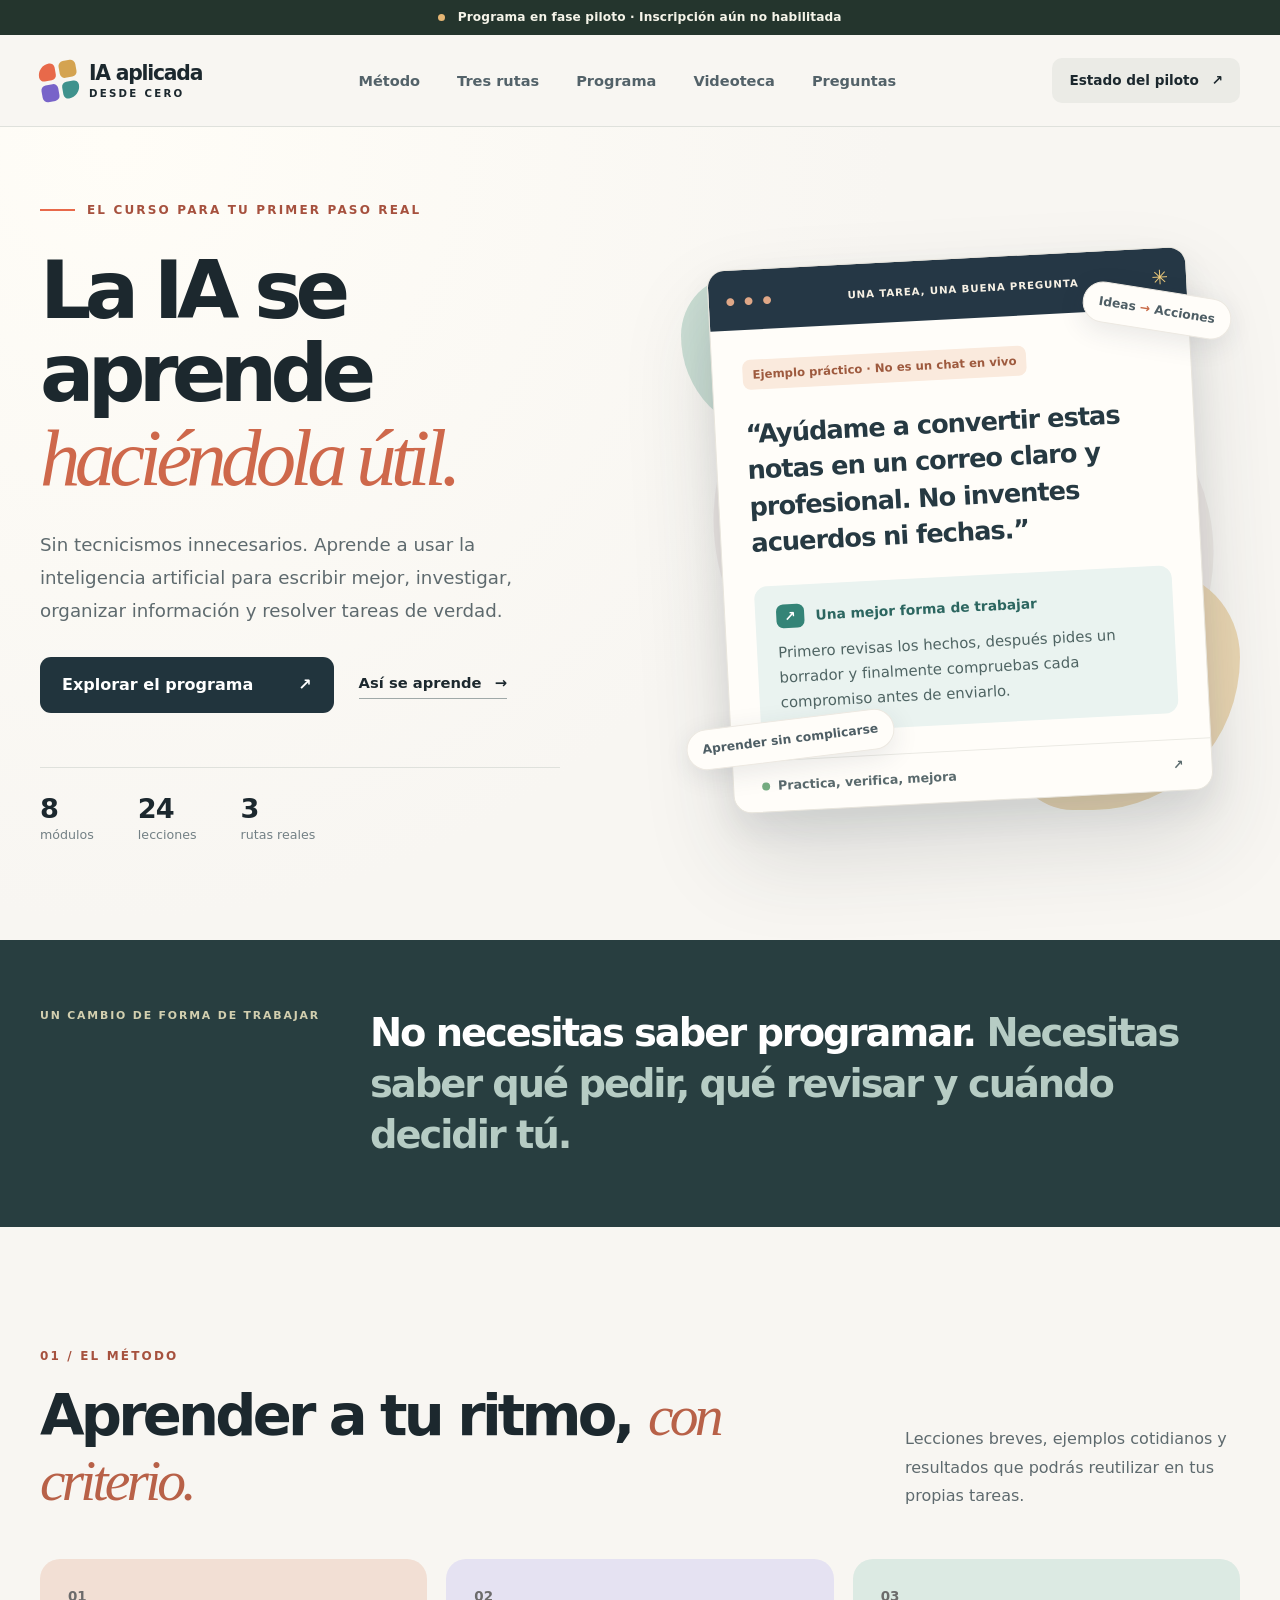
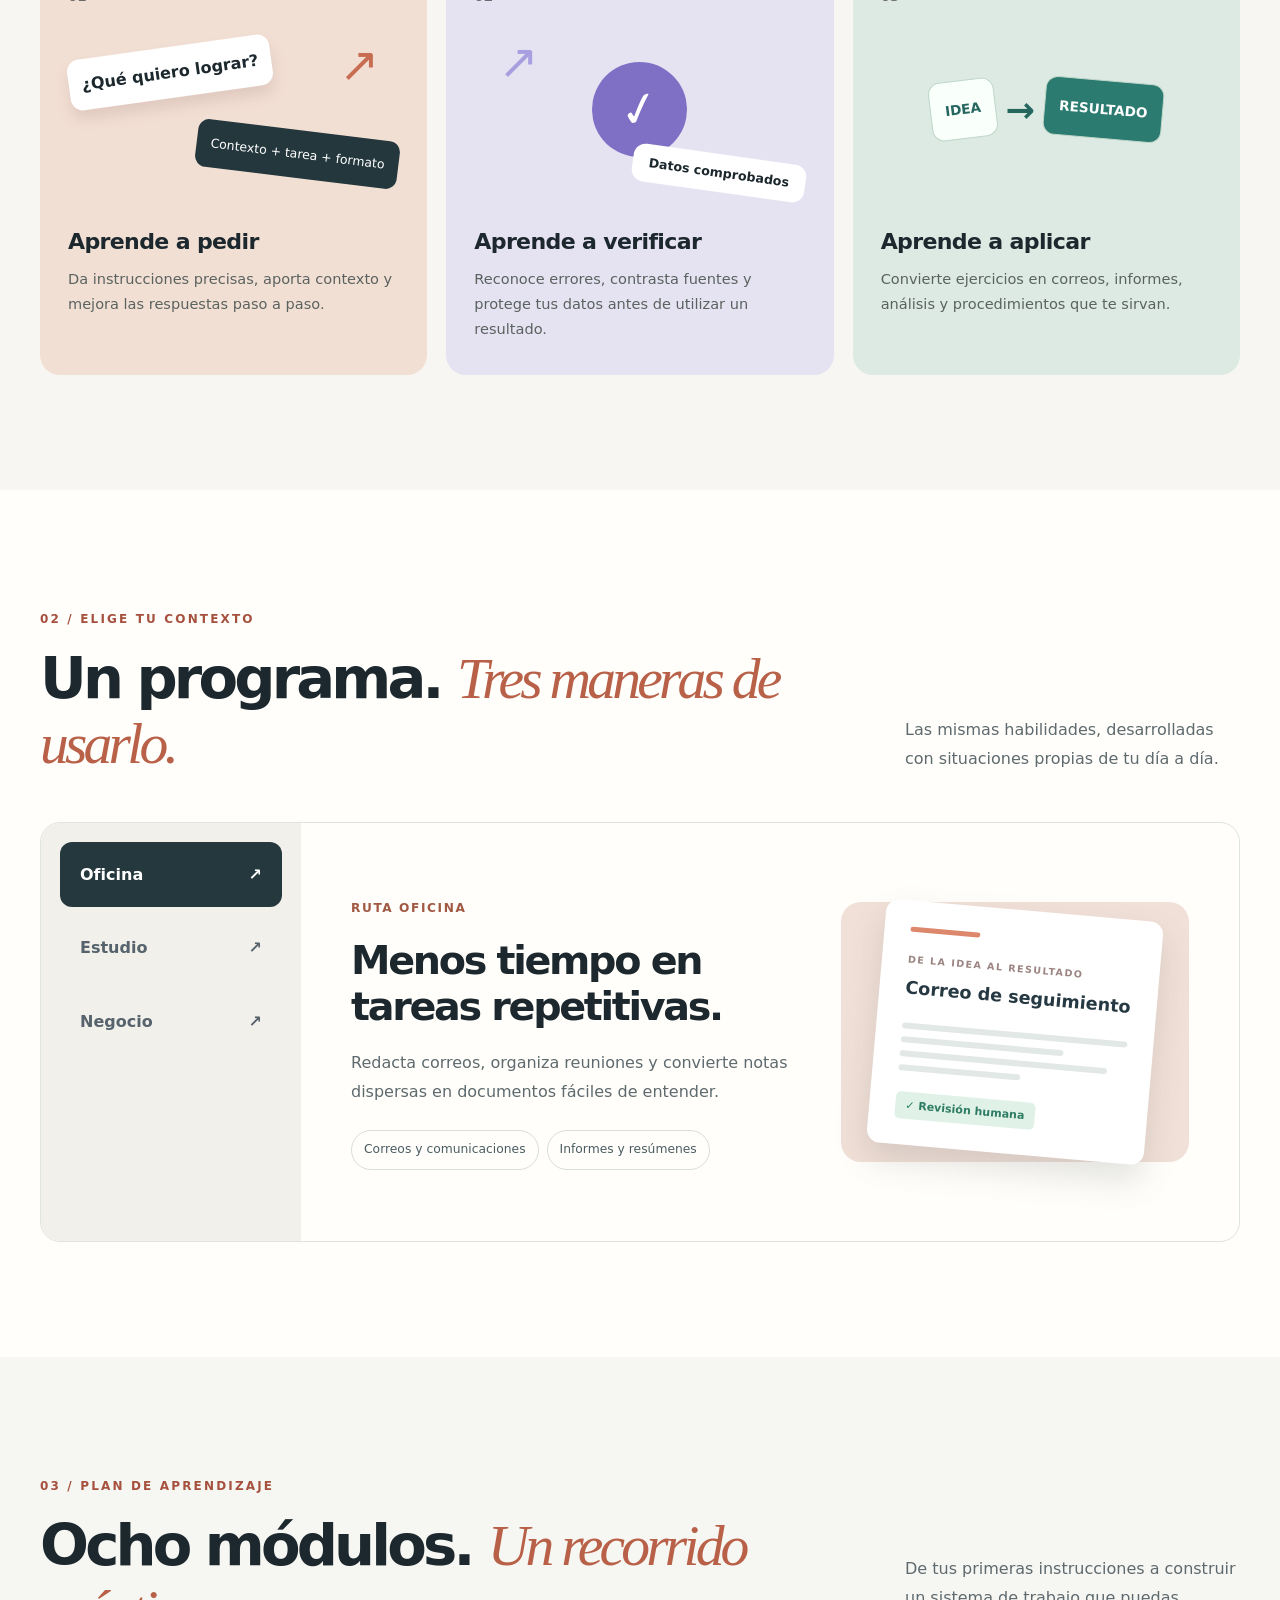
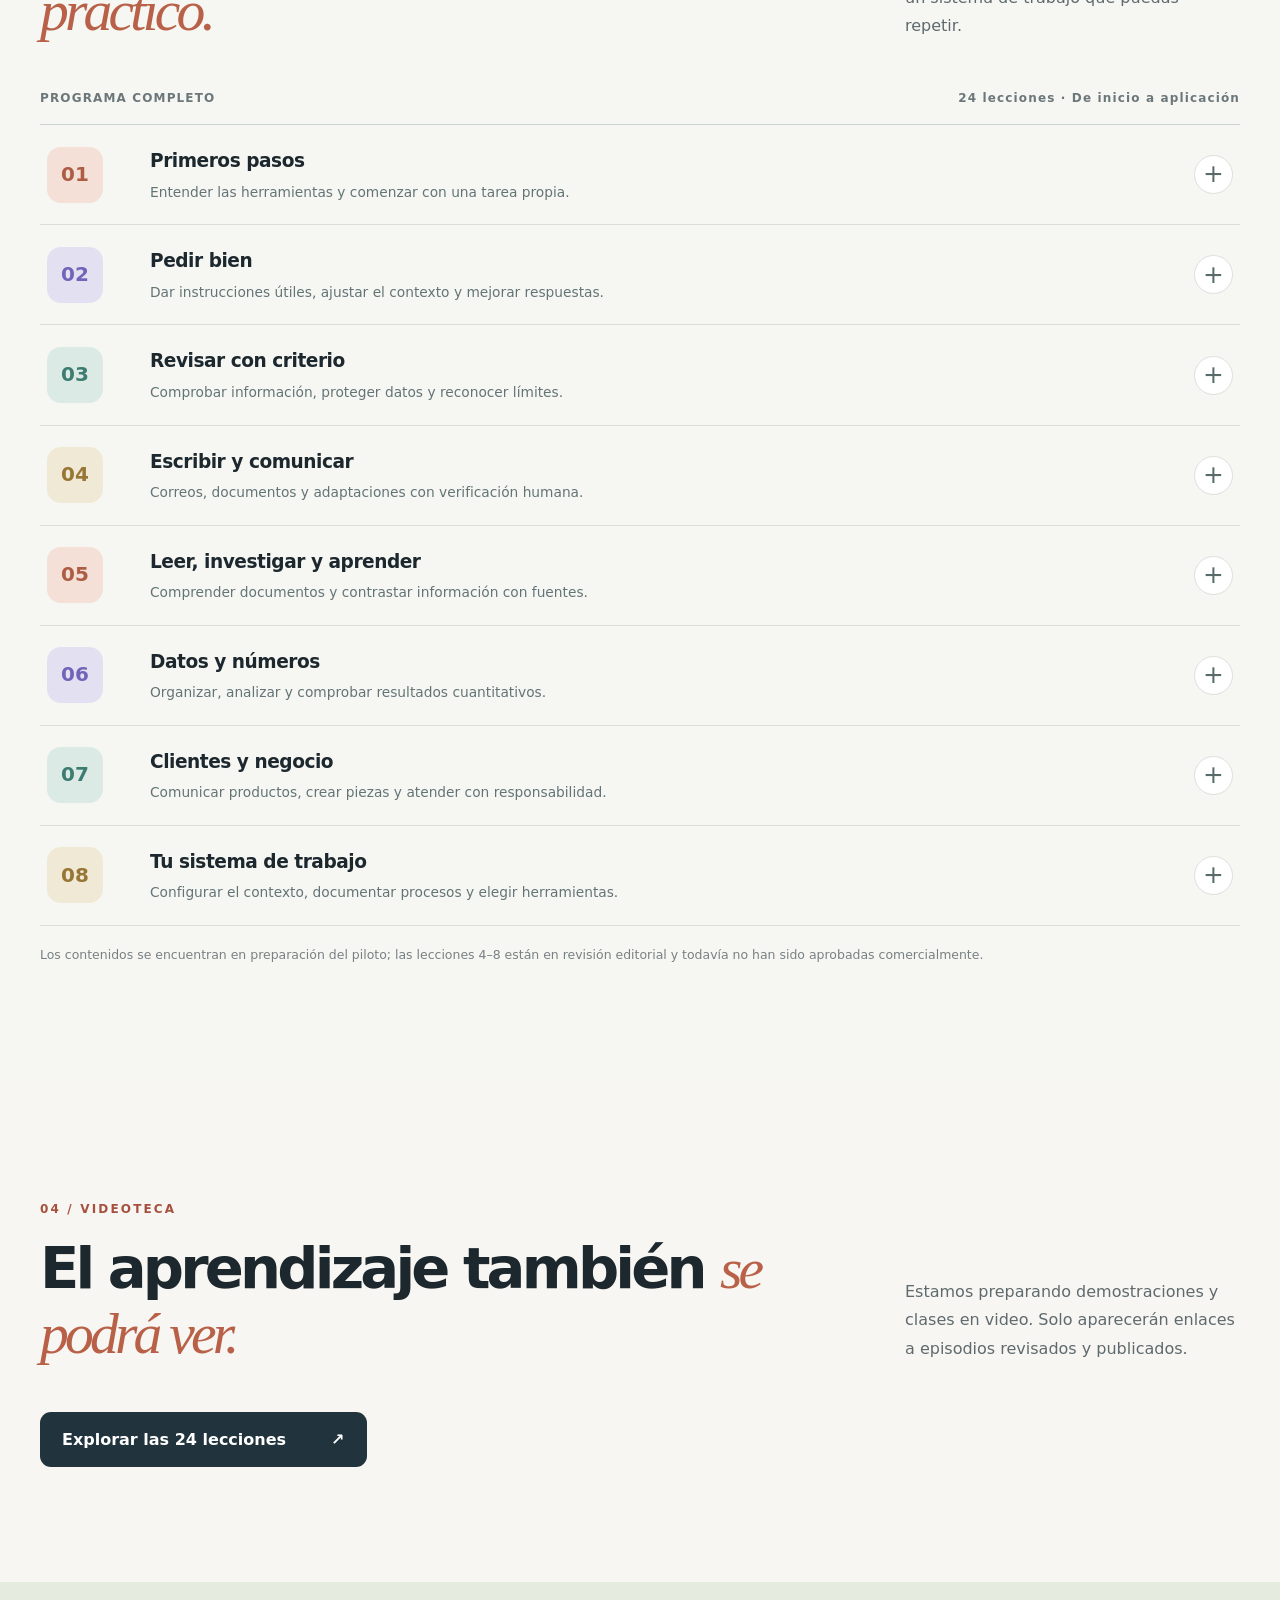
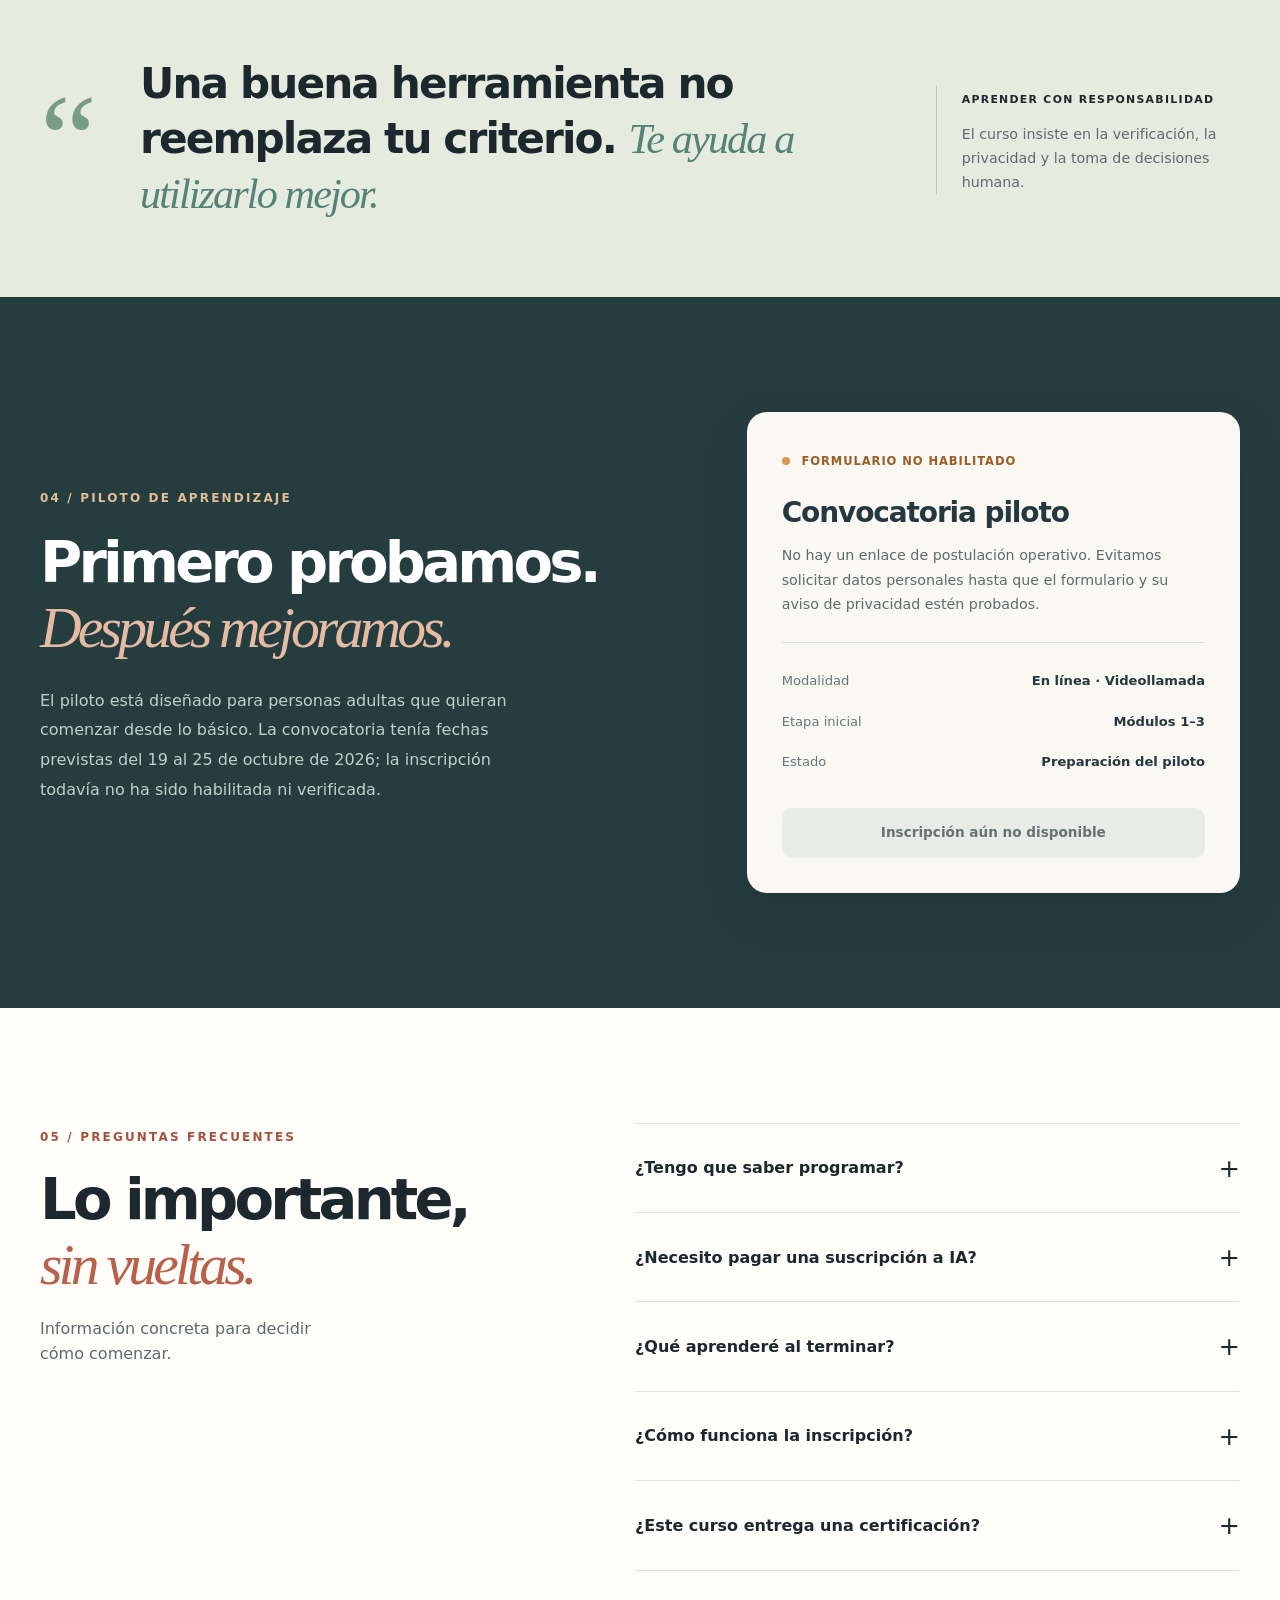
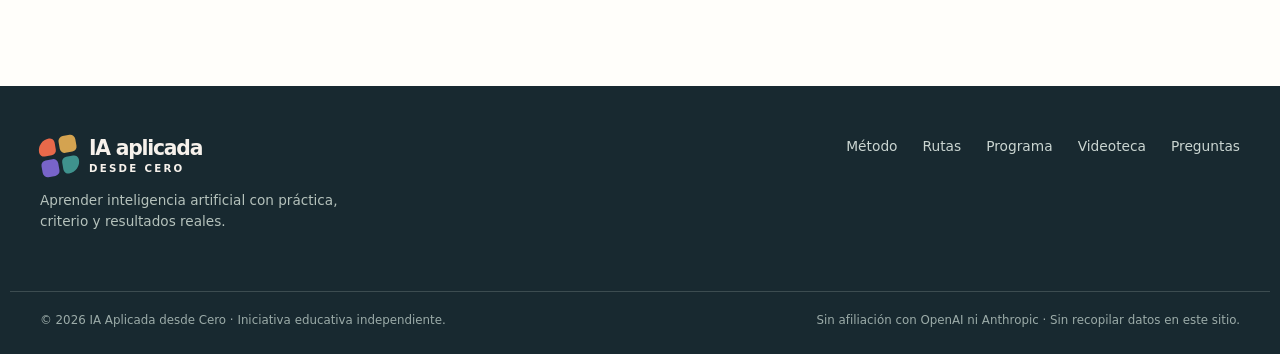
<file: index.html>
<!doctype html>
<html lang="es"><head>
<meta charset="utf-8"><meta name="viewport" content="width=device-width,initial-scale=1">
<meta name="theme-color" content="#f8f5ef">
<meta name="description" content="IA Aplicada desde Cero: un programa práctico de 8 módulos para aprender inteligencia artificial con tareas reales de oficina, estudio y negocio.">
<meta property="og:title" content="IA Aplicada desde Cero · Aprender haciendo">
<meta property="og:description" content="24 lecciones, tres rutas y un método práctico para utilizar la IA con criterio.">
<meta property="og:type" content="website"><meta name="robots" content="index,follow">
<title>IA Aplicada desde Cero · Un curso práctico para empezar</title>
<link rel="stylesheet" href="./styles.css">
<script src="./course-data.js" defer></script><script src="./site.js" defer></script>
</head><body>
<a class="skip-link" href="#contenido">Ir al contenido</a>
<div class="topline"><span class="topline-dot" aria-hidden="true"></span> Programa en fase piloto · Inscripción aún no habilitada</div>
<header class="site-header">
<div class="container header-inner">
<a class="brand" href="#inicio" aria-label="IA Aplicada desde Cero, inicio"><span class="brand-mark" aria-hidden="true"><i></i><i></i><i></i><i></i></span><span>IA <b>aplicada</b><small>DESDE CERO</small></span></a>
<nav class="desktop-nav" aria-label="Navegación principal"><a href="#metodo">Método</a><a href="#rutas">Tres rutas</a><a href="#temario">Programa</a><a href="./videos.html">Videoteca</a><a href="#preguntas">Preguntas</a></nav>
<a class="header-cta" href="#convocatoria">Estado del piloto <span aria-hidden="true">↗</span></a>
<button class="menu-toggle" aria-controls="mobile-nav" aria-expanded="false" aria-label="Abrir menú"><span></span><span></span><span></span></button>
</div>
<nav id="mobile-nav" class="mobile-nav" aria-label="Navegación móvil" hidden><a href="#metodo">Método</a><a href="#rutas">Tres rutas</a><a href="#temario">Programa</a><a href="#preguntas">Preguntas</a><a href="#convocatoria">Estado del piloto</a></nav>
</header>
<main id="contenido">
<section id="inicio" class="hero">
<div class="container hero-grid">
<div class="hero-copy">
<div class="eyebrow"><span class="eyebrow-line"></span> EL CURSO PARA TU PRIMER PASO REAL</div>
<h1>La IA se aprende <em>haciéndola útil.</em></h1>
<p class="hero-lead">Sin tecnicismos innecesarios. Aprende a usar la inteligencia artificial para escribir mejor, investigar, organizar información y resolver tareas de verdad.</p>
<div class="hero-actions"><a class="btn btn-dark" href="#temario">Explorar el programa <span aria-hidden="true">↗</span></a><a class="text-link" href="#metodo">Así se aprende <span aria-hidden="true">→</span></a></div>
<div class="hero-facts"><div><strong>8</strong><span>módulos</span></div><div><strong>24</strong><span>lecciones</span></div><div><strong>3</strong><span>rutas reales</span></div></div>
</div>
<div class="hero-art" aria-label="Ejemplo de actividad del curso">
<div class="hero-art-orb orb-one" aria-hidden="true"></div><div class="hero-art-orb orb-two" aria-hidden="true"></div>
<div class="demo-window"><div class="window-top"><span class="window-dots" aria-hidden="true">● ● ●</span><span>UNA TAREA, UNA BUENA PREGUNTA</span><span class="window-bolt" aria-hidden="true">✳</span></div>
<div class="demo-body"><div class="demo-tag">Ejemplo práctico · No es un chat en vivo</div><p id="demo-question" class="demo-question">“Ayúdame a convertir estas notas en un correo claro y profesional. No inventes acuerdos ni fechas.”</p><div class="demo-answer"><div class="answer-title"><span class="answer-icon" aria-hidden="true">↗</span> Una mejor forma de trabajar</div><p id="demo-result">Primero revisas los hechos, después pides un borrador y finalmente compruebas cada compromiso antes de enviarlo.</p></div></div>
<div class="demo-foot"><span class="demo-dot" aria-hidden="true"></span> Practica, verifica, mejora <span aria-hidden="true">↗</span></div></div>
<div class="orbit-caption orbit-caption-one">Ideas <span>→</span> Acciones</div><div class="orbit-caption orbit-caption-two">Aprender sin complicarse</div>
</div>
</div></section>
<section class="statement-section"><div class="container statement-grid"><p>UN CAMBIO DE FORMA DE TRABAJAR</p><h2>No necesitas saber programar. <span>Necesitas saber qué pedir, qué revisar y cuándo decidir tú.</span></h2></div></section>
<section id="metodo" class="section method-section"><div class="container"><div class="section-heading"><div><span class="kicker">01 / EL MÉTODO</span><h2>Aprender a tu ritmo, <span>con criterio.</span></h2></div><p>Lecciones breves, ejemplos cotidianos y resultados que podrás reutilizar en tus propias tareas.</p></div><div class="method-grid">
<article class="method-card method-peach"><span class="method-num">01</span><div class="method-illustration illustration-prompt" aria-hidden="true"><span>¿Qué quiero lograr?</span><span>Contexto + tarea + formato</span><span>↗</span></div><h3>Aprende a pedir</h3><p>Da instrucciones precisas, aporta contexto y mejora las respuestas paso a paso.</p></article>
<article class="method-card method-lavender"><span class="method-num">02</span><div class="method-illustration illustration-check" aria-hidden="true"><span>✓</span><span>Datos comprobados</span><span>↗</span></div><h3>Aprende a verificar</h3><p>Reconoce errores, contrasta fuentes y protege tus datos antes de utilizar un resultado.</p></article>
<article class="method-card method-mint"><span class="method-num">03</span><div class="method-illustration illustration-work" aria-hidden="true"><span>IDEA</span><span>→</span><span>RESULTADO</span></div><h3>Aprende a aplicar</h3><p>Convierte ejercicios en correos, informes, análisis y procedimientos que te sirvan.</p></article>
</div></div></section>
<section id="rutas" class="section routes-section"><div class="container"><div class="section-heading"><div><span class="kicker">02 / ELIGE TU CONTEXTO</span><h2>Un programa. <span>Tres maneras de usarlo.</span></h2></div><p>Las mismas habilidades, desarrolladas con situaciones propias de tu día a día.</p></div>
<div class="routes-panel"><div class="routes-tabs" role="tablist" aria-label="Seleccionar ruta de aprendizaje"><button class="route-tab active" role="tab" aria-selected="true" aria-controls="route-content" data-route="oficina">Oficina <span aria-hidden="true">↗</span></button><button class="route-tab" role="tab" aria-selected="false" aria-controls="route-content" data-route="estudio">Estudio <span aria-hidden="true">↗</span></button><button class="route-tab" role="tab" aria-selected="false" aria-controls="route-content" data-route="negocio">Negocio <span aria-hidden="true">↗</span></button></div>
<div id="route-content" class="route-content" role="tabpanel" aria-live="polite"><div class="route-text"><span id="route-tag" class="route-tag">RUTA OFICINA</span><h3 id="route-title">Menos tiempo en tareas repetitivas.</h3><p id="route-description">Redacta correos, organiza reuniones y convierte notas dispersas en documentos fáciles de entender.</p><div class="route-examples"><span id="route-example1">Correos y comunicaciones</span><span id="route-example2">Informes y resúmenes</span></div></div><div class="route-visual"><div class="route-document"><div class="doc-stripe"></div><div class="doc-title">DE LA IDEA AL RESULTADO</div><span id="route-document-title">Correo de seguimiento</span><div class="doc-bars"><i></i><i></i><i></i><i></i></div><div class="doc-stamp">✓ Revisión humana</div></div></div></div>
</div></div></section>
<section id="temario" class="section curriculum-section"><div class="container"><div class="section-heading"><div><span class="kicker">03 / PLAN DE APRENDIZAJE</span><h2>Ocho módulos. <span>Un recorrido práctico.</span></h2></div><p>De tus primeras instrucciones a construir un sistema de trabajo que puedas repetir.</p></div>
<div class="curriculum-controls"><span>PROGRAMA COMPLETO</span><span>24 lecciones · De inicio a aplicación</span></div><div id="module-list" class="module-list"><p>Cargando módulos…</p></div>
<div class="curriculum-footnote">Los contenidos se encuentran en preparación del piloto; las lecciones 4–8 están en revisión editorial y todavía no han sido aprobadas comercialmente.</div>
</div></section>
<section class="section video-preview"><div class="container"><div class="section-heading"><div><span class="kicker">04 / VIDEOTECA</span><h2>El aprendizaje también <span>se podrá ver.</span></h2></div><p>Estamos preparando demostraciones y clases en video. Solo aparecerán enlaces a episodios revisados y publicados.</p></div><a class="btn btn-dark" href="./videos.html">Explorar las 24 lecciones <span aria-hidden="true">↗</span></a></div></section><section class="quote-section"><div class="container quote-grid"><div class="quote-mark" aria-hidden="true">“</div><blockquote>Una buena herramienta no reemplaza tu criterio. <em>Te ayuda a utilizarlo mejor.</em></blockquote><div class="quote-aside"><span>APRENDER CON RESPONSABILIDAD</span><p>El curso insiste en la verificación, la privacidad y la toma de decisiones humana.</p></div></div></section>
<section id="convocatoria" class="section enroll-section"><div class="container enroll-grid"><div><span class="kicker">04 / PILOTO DE APRENDIZAJE</span><h2>Primero probamos. <span>Después mejoramos.</span></h2><p>El piloto está diseñado para personas adultas que quieran comenzar desde lo básico. La convocatoria tenía fechas previstas del 19 al 25 de octubre de 2026; la inscripción todavía no ha sido habilitada ni verificada.</p></div><aside class="enroll-card"><span class="enroll-status"><span></span> FORMULARIO NO HABILITADO</span><h3>Convocatoria piloto</h3><p>No hay un enlace de postulación operativo. Evitamos solicitar datos personales hasta que el formulario y su aviso de privacidad estén probados.</p><div class="enroll-divider"></div><div class="enroll-row"><span>Modalidad</span><strong>En línea · Videollamada</strong></div><div class="enroll-row"><span>Etapa inicial</span><strong>Módulos 1–3</strong></div><div class="enroll-row"><span>Estado</span><strong>Preparación del piloto</strong></div><span class="disabled-action" role="status">Inscripción aún no disponible</span></aside></div></section>
<section id="preguntas" class="section faq-section"><div class="container faq-grid"><div><span class="kicker">05 / PREGUNTAS FRECUENTES</span><h2>Lo importante, <span>sin vueltas.</span></h2><p>Información concreta para decidir cómo comenzar.</p></div><div class="faq-list">
<details><summary>¿Tengo que saber programar?<span aria-hidden="true">+</span></summary><p>No. El programa está pensado para principiantes y se centra en aplicaciones cotidianas de la inteligencia artificial.</p></details>
<details><summary>¿Necesito pagar una suscripción a IA?<span aria-hidden="true">+</span></summary><p>Las actividades principales están diseñadas para practicarse con herramientas de acceso gratuito, con alternativas cuando una función no esté disponible. Los límites pueden variar.</p></details>
<details><summary>¿Qué aprenderé al terminar?<span aria-hidden="true">+</span></summary><p>A redactar mejores instrucciones, revisar respuestas, trabajar con documentos y datos, comunicar ideas y diseñar pequeños procedimientos repetibles.</p></details>
<details><summary>¿Cómo funciona la inscripción?<span aria-hidden="true">+</span></summary><p>La inscripción todavía no está habilitada. Cuando el formulario esté probado, se publicará el enlace oficial junto con el aviso de privacidad y las condiciones del piloto.</p></details>
<details><summary>¿Este curso entrega una certificación?<span aria-hidden="true">+</span></summary><p>No hay una certificación oficial anunciada. El programa está en etapa de piloto y cualquier acreditación futura deberá describirse expresamente.</p></details>
</div></div></section>
</main>
<footer class="site-footer"><div class="container footer-top"><div><a class="brand brand-footer" href="#inicio"><span class="brand-mark" aria-hidden="true"><i></i><i></i><i></i><i></i></span><span>IA <b>aplicada</b><small>DESDE CERO</small></span></a><p>Aprender inteligencia artificial con práctica, criterio y resultados reales.</p></div><div class="footer-links"><a href="#metodo">Método</a><a href="#rutas">Rutas</a><a href="#temario">Programa</a><a href="./videos.html">Videoteca</a><a href="#preguntas">Preguntas</a></div></div><div class="container footer-bottom"><span>© <span id="year">2026</span> IA Aplicada desde Cero · Iniciativa educativa independiente.</span><span>Sin afiliación con OpenAI ni Anthropic · Sin recopilar datos en este sitio.</span></div></footer>
</body></html>
</file>
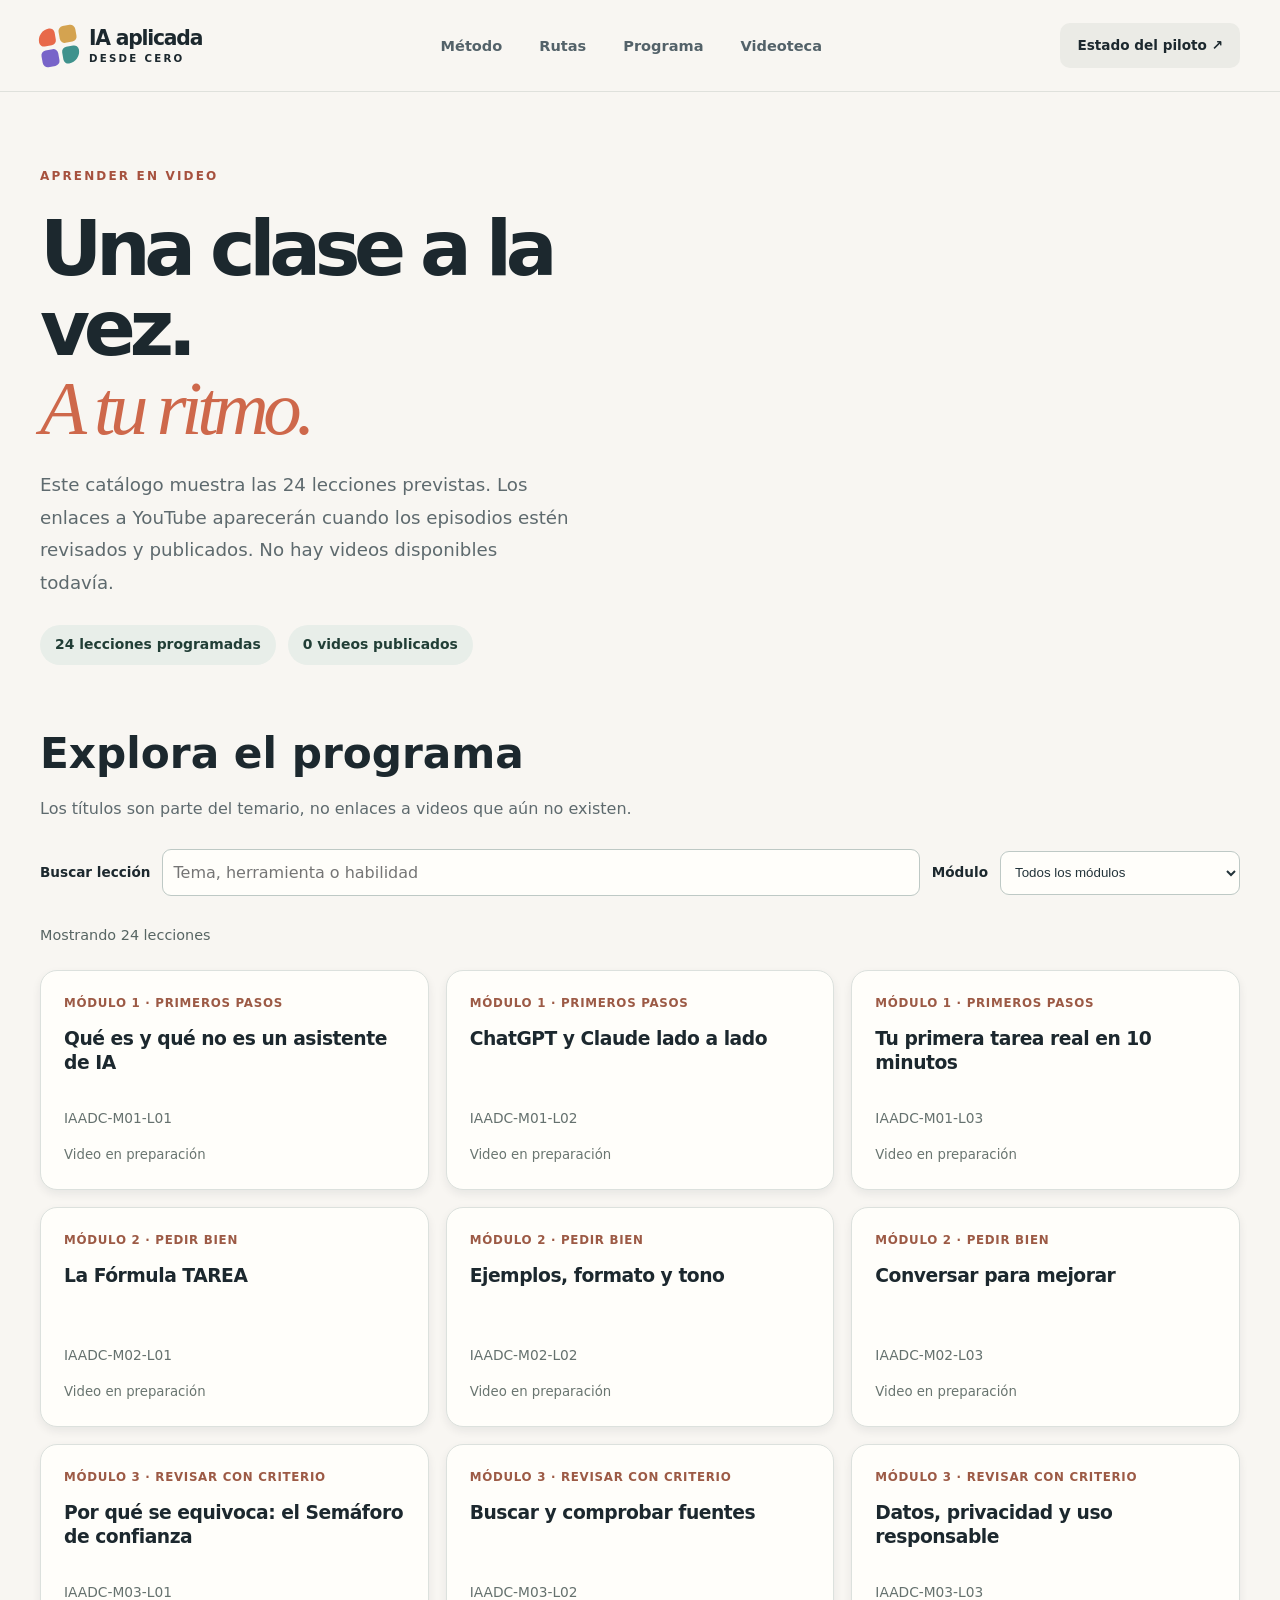
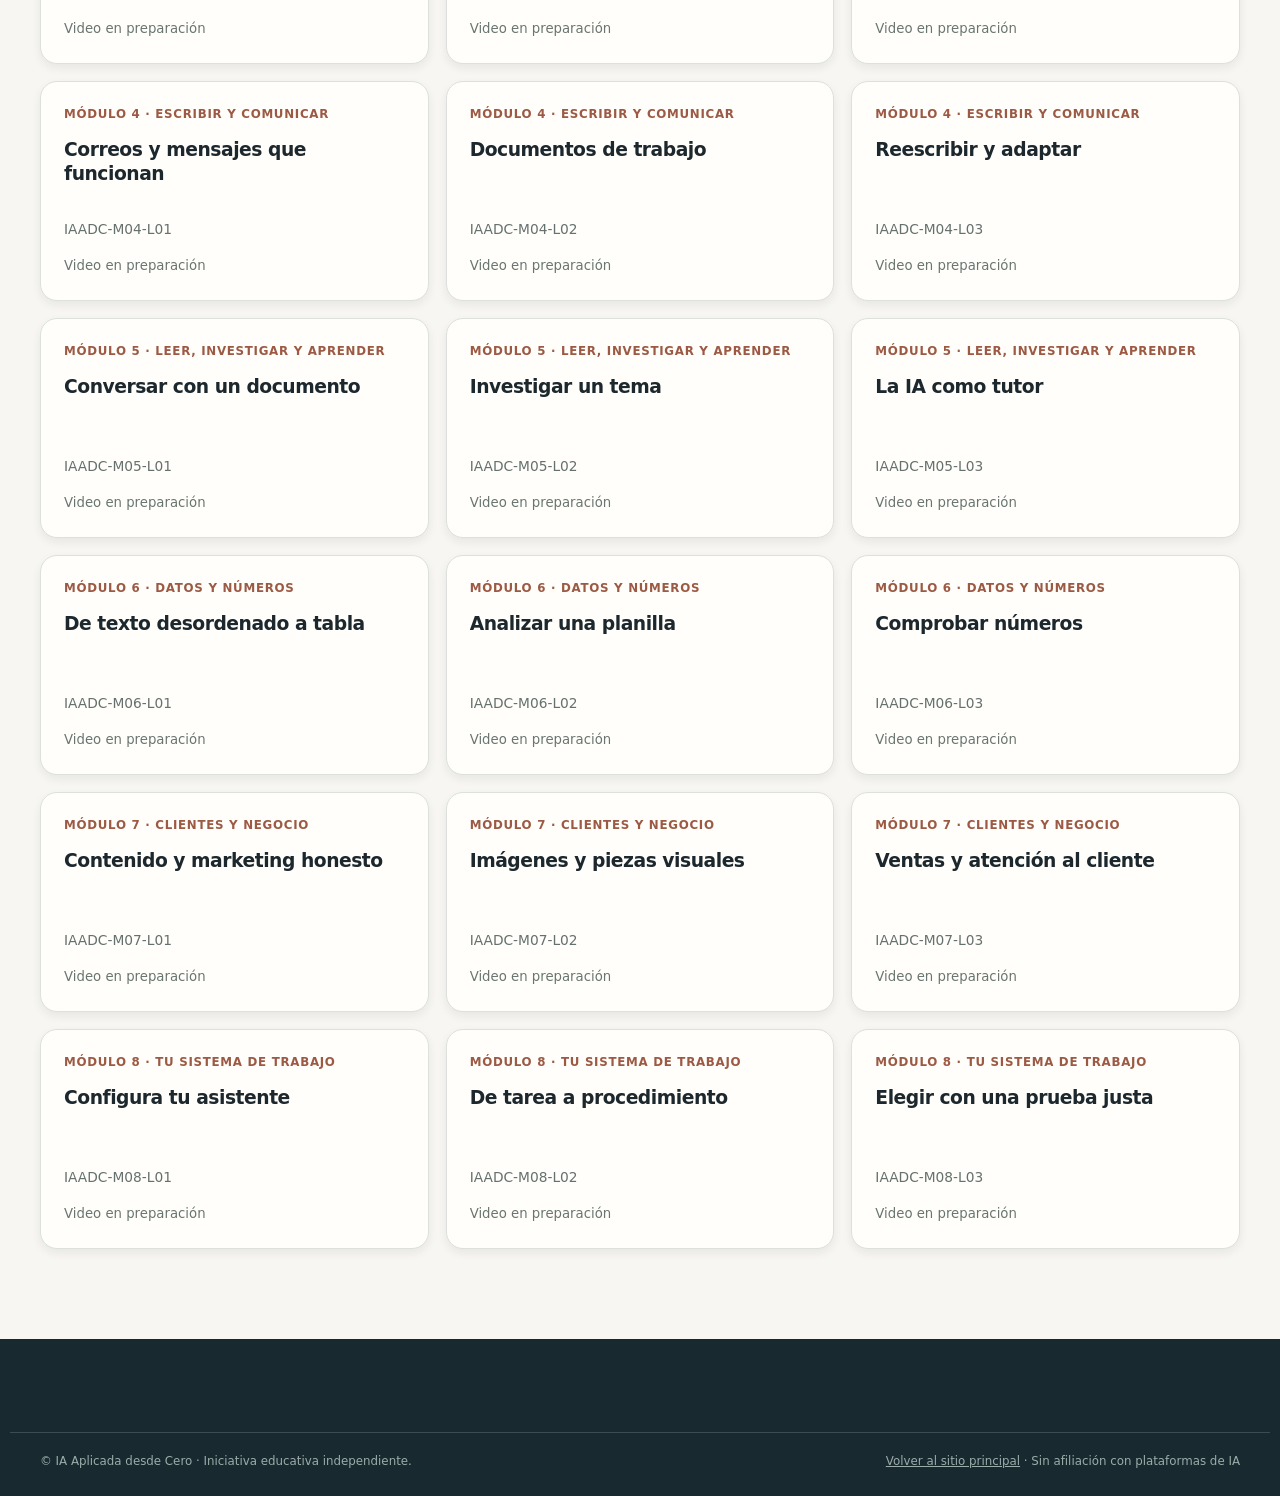
<file: videos.html>
<!doctype html>
<html lang="es"><head><meta charset="utf-8"><meta name="viewport" content="width=device-width,initial-scale=1">
<meta name="description" content="Videoteca de IA Aplicada desde Cero. Clases y demostraciones del programa. Se publicarán únicamente las lecciones aprobadas.">
<meta name="robots" content="index,follow"><meta name="theme-color" content="#f8f5ef">
<title>Videoteca | IA Aplicada desde Cero</title>
<link rel="stylesheet" href="./styles.css"><link rel="stylesheet" href="./videos.css">
<script src="./course-data.js" defer></script><script src="./videos.js" defer></script></head>
<body><a class="skip-link" href="#contenido">Ir al contenido</a>
<header class="site-header"><div class="container header-inner">
<a class="brand" href="./index.html" aria-label="IA Aplicada desde Cero, inicio"><span class="brand-mark" aria-hidden="true"><i></i><i></i><i></i><i></i></span><span>IA <b>aplicada</b><small>DESDE CERO</small></span></a>
<nav class="desktop-nav" aria-label="Navegación"><a href="./index.html#metodo">Método</a><a href="./index.html#rutas">Rutas</a><a href="./index.html#temario">Programa</a><a href="./videos.html" aria-current="page">Videoteca</a></nav>
<a class="header-cta" href="./index.html#convocatoria">Estado del piloto ↗</a></div></header>
<main id="contenido" class="video-library"><div class="container">
<div class="video-hero"><span class="kicker">APRENDER EN VIDEO</span><h1>Una clase a la vez.<br><em>A tu ritmo.</em></h1>
<p class="hero-lead">Este catálogo muestra las 24 lecciones previstas. Los enlaces a YouTube aparecerán cuando los episodios estén revisados y publicados. No hay videos disponibles todavía.</p>
<div class="video-counts"><span id="course-total">24 lecciones programadas</span><span id="published-total" aria-live="polite">0 videos publicados</span></div></div>
<section aria-labelledby="catalog-title"><div class="video-heading"><h2 id="catalog-title">Explora el programa</h2><p>Los títulos son parte del temario, no enlaces a videos que aún no existen.</p></div>
<div class="video-filters"><label for="lesson-search">Buscar lección</label><input id="lesson-search" type="search" placeholder="Tema, herramienta o habilidad" autocomplete="off">
<label for="module-filter">Módulo</label><select id="module-filter"><option value="all">Todos los módulos</option></select></div>
<div id="library-status" class="video-status" role="status" aria-live="polite">Cargando catálogo…</div>
<div id="lesson-grid" class="video-grid" aria-live="polite"></div></section>
</div></main>
<footer class="site-footer"><div class="container footer-bottom"><span>© IA Aplicada desde Cero · Iniciativa educativa independiente.</span><span><a href="./index.html">Volver al sitio principal</a> · Sin afiliación con plataformas de IA</span></div></footer>
</body></html>
</file>
<file: styles.css>
:root{--paper:#f8f6f2;--surface:#fffefa;--ink:#1c282e;--muted:#5e6a6e;--line:#dfe1dc;--salmon:#e8694a;--violet:#7864c9;--teal:#3f928d;--gold:#d4a350;--radius:22px;font-family:"Avenir Next",Avenir,"Segoe UI",system-ui,-apple-system,sans-serif;color:var(--ink);background:var(--paper);font-synthesis:none}*{box-sizing:border-box}html{scroll-behavior:smooth}body{margin:0;line-height:1.58}button,input{font:inherit}button{cursor:pointer}a{color:inherit}a:focus-visible,button:focus-visible,summary:focus-visible{outline:3px solid #c44d31;outline-offset:4px;border-radius:4px}::selection{background:#fad6a0;color:#14262c}.container{max-width:1260px;padding:0 30px;margin:auto}.skip-link{position:absolute;top:-80px;left:16px;background:#fff;color:#17252e;padding:12px 18px;z-index:100}.skip-link:focus{top:12px}.topline{background:#24352d;color:#f5f4e9;text-align:center;font-size:.76rem;padding:8px 15px;font-weight:650;letter-spacing:.01em}.topline-dot{display:inline-block;width:7px;height:7px;background:#e5b674;border-radius:50%;margin-right:8px}.site-header{position:relative;z-index:20;background:var(--paper);border-bottom:1px solid var(--line)}.header-inner{display:flex;align-items:center;justify-content:space-between;min-height:91px;gap:25px}.brand{display:inline-flex;align-items:center;gap:11px;text-decoration:none;font-weight:650;font-size:1.27rem;letter-spacing:-.06em;line-height:1}.brand b{font-weight:850}.brand small{display:block;font-size:.64rem;font-weight:850;letter-spacing:.22em;margin-top:5px}.brand-mark{width:38px;height:38px;display:grid;grid-template-columns:repeat(2,1fr);gap:4px;transform:rotate(-10deg)}.brand-mark i{border-radius:5px;display:block}.brand-mark i:nth-child(1){background:var(--salmon);border-radius:12px 5px 5px 5px}.brand-mark i:nth-child(2){background:var(--gold)}.brand-mark i:nth-child(3){background:var(--violet)}.brand-mark i:nth-child(4){background:var(--teal);border-radius:5px 5px 12px 5px}.desktop-nav{display:flex;gap:37px;align-items:center}.desktop-nav a{text-decoration:none;color:#536269;font-size:.91rem;font-weight:650;transition:color .15s}.desktop-nav a:hover,.footer-links a:hover{color:#a94530}.header-cta{background:#ebebe6;text-decoration:none;padding:12px 17px;border-radius:10px;font-size:.85rem;font-weight:750;white-space:nowrap}.header-cta span{margin-left:8px}.header-cta:hover{background:#dbded5}.menu-toggle{display:none;background:transparent;border:0;padding:10px;width:42px;height:42px}.menu-toggle span{display:block;height:2px;background:var(--ink);margin:6px auto}.mobile-nav{display:none}.hero{overflow:hidden;background:radial-gradient(circle at 9% 2%,#fffdf7 0%,#f8f6f2 55%)}.hero-grid{display:grid;grid-template-columns:1.04fr .96fr;align-items:center;gap:35px;min-height:640px;padding-top:66px;padding-bottom:72px}.hero-copy{padding-bottom:25px}.eyebrow,.kicker{display:inline-flex;align-items:center;gap:12px;font-size:.75rem;font-weight:850;letter-spacing:.18em;color:#a6513e}.eyebrow-line{width:35px;height:2px;background:var(--salmon)}h1,h2,h3,p{margin-top:0}h1{font-size:clamp(3.5rem,6.3vw,6.25rem);font-weight:790;letter-spacing:-.083em;line-height:1.035;margin:29px 0 30px;max-width:680px}h1 em{font-family:Georgia,"Iowan Old Style",serif;font-weight:450;letter-spacing:-.07em;color:#ce684b}p{color:var(--muted)}.hero-lead{max-width:535px;font-size:1.14rem;line-height:1.8}.hero-actions{display:flex;align-items:center;flex-wrap:wrap;gap:25px;margin:30px 0 54px}.btn{display:inline-flex;align-items:center;gap:45px;border-radius:11px;padding:15px 22px;text-decoration:none;font-weight:750;transition:transform .2s,background .2s}.btn:hover{transform:translateY(-2px)}.btn-dark{background:#21343d;color:#fff}.btn-dark:hover{background:#354c58}.text-link{font-weight:780;text-decoration:none;border-bottom:1px solid #a0a9a8;padding-bottom:4px;font-size:.92rem}.text-link span{margin-left:8px}.hero-facts{display:flex;gap:44px;border-top:1px solid var(--line);padding-top:25px;max-width:520px}.hero-facts div{display:flex;flex-direction:column;line-height:1.15}.hero-facts strong{font-size:1.7rem;letter-spacing:-.04em}.hero-facts span{font-size:.79rem;color:#738085;margin-top:4px}.hero-art{height:560px;position:relative;display:flex;justify-content:center;align-items:center;isolation:isolate}.hero-art:before{content:"";position:absolute;width:480px;height:480px;background:#eee9e5;border-radius:48% 52% 43% 57%;transform:rotate(-23deg);z-index:-2}.hero-art-orb{position:absolute;z-index:-1}.orb-one{width:230px;height:240px;background:#ead6b2;border-radius:60% 40% 70% 30%;right:0;bottom:0}.orb-two{width:155px;height:160px;background:#cbded4;border-radius:49% 51% 20% 80%;left:0;top:25px}.demo-window{width:min(480px,94%);background:#fffdf9;border-radius:18px;box-shadow:0 16px 32px #25333b14,0 45px 90px #28343b26;transform:rotate(-3deg);overflow:hidden;border:1px solid #e8e5dd}.window-top{display:flex;justify-content:space-between;align-items:center;background:#253745;color:#f7f1e5;padding:14px 17px;font-size:.64rem;font-weight:800;letter-spacing:.085em;gap:4px}.window-dots{color:#dfa787;letter-spacing:3px}.window-bolt{font-size:1.25rem;color:#edca7c}.demo-body{padding:30px 30px 26px}.demo-tag{display:inline-block;color:#9e5a3e;background:#faeadd;border-radius:8px;padding:6px 10px;font-size:.73rem;font-weight:800}.demo-question{font-size:clamp(1.25rem,2vw,1.65rem);font-weight:730;line-height:1.42;letter-spacing:-.038em;color:#263942;margin:26px 0}.demo-answer{background:#eaf3f0;border-radius:13px;padding:21px 21px 18px}.demo-answer p{font-size:.93rem;line-height:1.68;color:#4f6463;margin:12px 0 0}.answer-title{font-size:.86rem;font-weight:800;color:#2c6660}.answer-icon{background:#348477;color:#fff;padding:4px 8px;border-radius:7px;margin-right:7px}.demo-foot{padding:15px 28px;color:#5a6a6d;border-top:1px solid #ebeae4;font-size:.79rem;font-weight:650;display:flex;align-items:center;gap:8px}.demo-foot span:last-child{margin-left:auto}.demo-dot{height:8px;width:8px;border-radius:50%;background:#75ad82}.orbit-caption{position:absolute;background:#fffdf9;border:1px solid #ede9e2;border-radius:30px;padding:10px 15px;box-shadow:0 7px 26px #2435411a;font-size:.77rem;font-weight:750;color:#4e5e65}.orbit-caption-one{top:40px;right:8px;transform:rotate(9deg)}.orbit-caption-one span{color:#c86a47}.orbit-caption-two{bottom:50px;left:5px;transform:rotate(-7deg)}.statement-section{background:#283e40;color:#fff;padding:67px 0}.statement-grid{display:grid;grid-template-columns:1fr 3fr;align-items:start;gap:40px}.statement-grid p{font-size:.68rem;font-weight:800;letter-spacing:.17em;color:#d2cfaf}.statement-grid h2{font-size:clamp(1.55rem,3vw,2.6rem);line-height:1.33;letter-spacing:-.053em;margin:0;font-weight:710}.statement-grid h2 span{color:#b6ccc4}.section{padding:115px 0}.section-heading{display:flex;justify-content:space-between;align-items:end;gap:60px;margin-bottom:46px}.section-heading h2,.enroll-grid h2,.faq-grid h2{font-size:clamp(2.25rem,4.5vw,4rem);letter-spacing:-.066em;line-height:1.13;margin:16px 0 0;max-width:750px}.section-heading h2 span,.enroll-grid h2 span,.faq-grid h2 span{font-family:Georgia,serif;font-weight:400;font-style:italic;color:#b86148}.section-heading>p{max-width:335px;line-height:1.77;margin:0 0 3px}.method-grid{display:grid;grid-template-columns:repeat(3,1fr);gap:19px}.method-card{border-radius:20px;padding:27px 28px 33px;min-height:407px;display:flex;flex-direction:column}.method-peach{background:#f2dfd4}.method-lavender{background:#e5e2f2}.method-mint{background:#dceae3}.method-num{font-size:.84rem;font-weight:780;color:#6c6b6b}.method-illustration{height:175px;display:flex;align-items:center;justify-content:center;position:relative;margin:15px 0 28px}.illustration-prompt span:nth-child(1){background:#fff;border-radius:12px;padding:13px;font-size:1rem;font-weight:740;position:absolute;left:0;top:25px;transform:rotate(-8deg);box-shadow:0 9px 14px #6e414021}.illustration-prompt span:nth-child(2){background:#24373d;color:#fff;padding:14px;border-radius:11px;font-size:.78rem;position:absolute;right:0;bottom:20px;transform:rotate(7deg)}.illustration-prompt span:nth-child(3){font-size:3rem;color:#c76d52;position:absolute;right:20px;top:5px}.illustration-check span:nth-child(1){background:#7f6fc5;color:#fff;border-radius:50%;width:95px;height:95px;display:grid;place-items:center;font-size:3rem;transform:rotate(-12deg)}.illustration-check span:nth-child(2){position:absolute;background:#fff;border-radius:12px;padding:9px 16px;font-size:.79rem;font-weight:760;bottom:5px;right:0;transform:rotate(8deg)}.illustration-check span:nth-child(3){position:absolute;top:2px;left:24px;font-size:3rem;color:#a79fe0}.illustration-work{gap:9px}.illustration-work span{font-size:.85rem;font-weight:840;color:#25665f}.illustration-work span:first-child,.illustration-work span:last-child{background:#f9fffa;border:1px solid #bfd7c9;padding:18px 14px;border-radius:12px;transform:rotate(-7deg)}.illustration-work span:last-child{transform:rotate(5deg);background:#2c7b71;color:#fff}.illustration-work span:nth-child(2){font-size:2.2rem}.method-card h3{font-size:1.38rem;letter-spacing:-.03em;margin:0 0 7px}.method-card p{line-height:1.7;font-size:.91rem;margin:0;color:#5a625f}.routes-section{background:#fffefa}.routes-panel{display:grid;grid-template-columns:260px 1fr;min-height:420px;border:1px solid #dfe4df;border-radius:20px;overflow:hidden}.routes-tabs{background:#f2f0eb;display:flex;flex-direction:column;padding:19px;gap:8px}.route-tab{width:100%;border:0;background:transparent;text-align:left;padding:20px;border-radius:12px;font-weight:790;color:#56636c;display:flex;justify-content:space-between}.route-tab.active{background:#25383d;color:#fff}.route-tab:hover:not(.active){background:#e4e6e1}.route-content{display:grid;grid-template-columns:1fr .75fr;align-items:center;gap:25px;padding:42px 50px}.route-tag{color:#a15943;font-size:.76rem;font-weight:830;letter-spacing:.13em}.route-text h3{font-size:clamp(1.9rem,3.1vw,3rem);letter-spacing:-.058em;line-height:1.15;margin:19px 0}.route-text p{line-height:1.8;max-width:460px}.route-examples{display:flex;flex-wrap:wrap;gap:8px;margin-top:24px}.route-examples span{border:1px solid #d8ded9;color:#4b5d62;font-size:.77rem;padding:9px 12px;border-radius:30px}.route-visual{display:grid;place-items:center;min-height:260px;background:#f1e0d7;border-radius:20px}.route-document{background:#fff;box-shadow:0 16px 32px #5c5e5e2d;border-radius:13px;transform:rotate(5deg);padding:26px;min-width:230px;max-width:90%;min-height:225px}.doc-stripe{height:5px;width:70px;border-radius:3px;background:#dd886c}.doc-title{font-size:.6rem;letter-spacing:.15em;color:#9b8481;font-weight:830;margin:20px 0 8px}.route-document>span{font-size:1.1rem;font-weight:800;color:#263942}.doc-bars{display:grid;gap:8px;margin:20px 0}.doc-bars i{height:6px;background:#e2e8e6;border-radius:5px}.doc-bars i:nth-child(2){width:72%}.doc-bars i:nth-child(3){width:92%}.doc-bars i:nth-child(4){width:54%}.doc-stamp{display:inline-block;color:#2f7c65;background:#e0f2e8;padding:5px 10px;border-radius:5px;font-size:.69rem;font-weight:750}.curriculum-section{background:#f6f6f2}.curriculum-controls{display:flex;justify-content:space-between;color:#6c777b;border-bottom:1px solid #cbd3d2;padding:0 0 16px;font-size:.75rem;font-weight:830;letter-spacing:.095em;gap:15px}.module-row{display:grid;grid-template-columns:75px minmax(0,1fr) auto;gap:28px;align-items:center;border-bottom:1px solid #d9ded9;padding:21px 7px}.module-index{height:56px;width:56px;border-radius:14px;display:grid;place-items:center;font-size:1.25rem;font-weight:840;background:#f4e0d6;color:#ad5d43}.module-row:nth-child(4n+2) .module-index{background:#e3e1f1;color:#7264b8}.module-row:nth-child(4n+3) .module-index{background:#dceae5;color:#3d7d71}.module-row:nth-child(4n+4) .module-index{background:#f0e9d5;color:#987636}.module-main h3{font-size:1.16rem;letter-spacing:-.025em;margin:0 0 6px}.module-main p{margin:0;font-size:.86rem;color:#637477}.module-toggle{background:#fff;border:1px solid #dce1dc;border-radius:50%;width:39px;height:39px;font-size:1.55rem;line-height:1;color:#586a6a}.module-toggle[aria-expanded=true]{background:#293c41;color:#fff}.module-details{grid-column:2/-1;display:none;padding:0 0 8px}.module-details.open{display:block}.module-details ul{margin:0;padding-left:20px;color:#4d6064;display:grid;gap:7px}.curriculum-footnote{font-size:.78rem;color:#788184;margin-top:19px}.quote-section{background:#e6ebdf;padding:75px 0}.quote-grid{display:grid;grid-template-columns:65px 2fr .8fr;gap:35px;align-items:center}.quote-mark{font-family:Georgia,serif;font-size:8rem;line-height:.8;color:#799c85}.quote-grid blockquote{margin:0;font-weight:700;letter-spacing:-.045em;line-height:1.3;font-size:clamp(1.8rem,3.3vw,3.1rem)}.quote-grid blockquote em{font-family:Georgia,serif;color:#548275;font-weight:400}.quote-aside{border-left:1px solid #b8cabb;padding-left:25px}.quote-aside span{font-size:.68rem;letter-spacing:.12em;font-weight:850}.quote-aside p{font-size:.89rem;line-height:1.7;margin:12px 0 0}.enroll-section{background:#263d40;color:#fff}.enroll-grid{display:grid;grid-template-columns:1fr .8fr;gap:90px;align-items:center}.enroll-grid .kicker{color:#e4bd95}.enroll-grid h2{margin:20px 0 26px}.enroll-grid h2 span{color:#e6bba4}.enroll-grid>div>p{color:#bfd0c9;line-height:1.85;max-width:510px}.enroll-card{background:#f9f8f3;color:#25383e;padding:35px;border-radius:20px;box-shadow:0 18px 40px #0d1e222c}.enroll-card h3{font-size:1.75rem;letter-spacing:-.04em;margin:19px 0 8px}.enroll-card>p{font-size:.89rem;line-height:1.72}.enroll-status{font-size:.72rem;color:#9b5e27;font-weight:850;letter-spacing:.08em}.enroll-status span{display:inline-block;width:8px;height:8px;background:#dc9856;border-radius:50%;margin-right:7px}.enroll-divider{height:1px;background:#dce2db;margin:25px 0 18px}.enroll-row{display:flex;justify-content:space-between;gap:18px;padding:10px 0;font-size:.82rem}.enroll-row span{color:#66767c}.enroll-row strong{text-align:right}.disabled-action{display:block;text-align:center;background:#e9ebe6;color:#647277;border-radius:10px;padding:14px;font-weight:760;font-size:.85rem;margin-top:25px}.faq-section{background:#fffefa}.faq-grid{display:grid;grid-template-columns:.9fr 1.1fr;gap:100px}.faq-grid h2{margin:19px 0}.faq-grid>div>p{max-width:300px}.faq-list{border-top:1px solid #dfe3df}.faq-list details{border-bottom:1px solid #dfe3df}.faq-list summary{list-style:none;cursor:pointer;display:flex;align-items:center;justify-content:space-between;gap:24px;padding:24px 0;font-size:1rem;font-weight:710}.faq-list summary::-webkit-details-marker{display:none}.faq-list summary span{font-size:1.6rem;font-weight:300;transition:transform .2s}.faq-list details[open] summary span{transform:rotate(45deg)}.faq-list details p{padding:0 28px 20px 0;margin:0;line-height:1.75;font-size:.9rem}.site-footer{background:#182930;color:#e8eee9;padding:50px 0 25px}.footer-top{display:flex;justify-content:space-between;gap:50px}.brand-footer{color:#f6f1eb}.footer-top p{color:#b5c2bc;max-width:310px;font-size:.85rem;margin:15px 0}.footer-links{display:flex;gap:25px;flex-wrap:wrap}.footer-links a{text-decoration:none;color:#cad5d1;font-size:.86rem}.footer-bottom{border-top:1px solid #3c4c50;margin-top:43px;padding-top:19px;display:flex;justify-content:space-between;gap:15px;color:#9caca9;font-size:.74rem}
@media(max-width:1080px){.desktop-nav{gap:18px}.hero-grid{grid-template-columns:1fr 1fr}.hero-art{height:485px}.hero-art:before{width:390px;height:400px}.route-content{padding:35px}.faq-grid{gap:50px}.enroll-grid{gap:45px}}
@media(max-width:800px){.header-inner{min-height:75px}.desktop-nav,.header-cta{display:none}.menu-toggle{display:block}.mobile-nav:not([hidden]){display:flex;flex-direction:column;padding:10px 30px 25px;gap:4px;background:var(--paper)}.mobile-nav a{text-decoration:none;padding:10px 0;font-weight:700}.hero-grid{grid-template-columns:1fr;gap:10px;padding-top:50px}.hero-copy{padding-bottom:0}h1{max-width:650px}.hero-art{height:435px}.demo-window{max-width:440px}.orb-one{right:18%}.method-grid{grid-template-columns:1fr 1fr}.method-card:last-child{grid-column:1/-1;min-height:300px}.method-card:last-child .method-illustration{height:95px}.statement-grid{grid-template-columns:1fr;gap:12px}.routes-panel{grid-template-columns:1fr}.routes-tabs{flex-direction:row;justify-content:space-between}.route-tab{width:auto;flex:1;padding:13px}.section{padding:80px 0}.enroll-grid,.faq-grid{grid-template-columns:1fr;gap:35px}.quote-grid{grid-template-columns:50px 1fr}.quote-aside{grid-column:2}.section-heading{align-items:start;flex-direction:column;gap:15px}.section-heading>p{max-width:520px}.footer-bottom{flex-direction:column}.routes-panel{min-height:unset}}
@media(max-width:550px){.container{padding:0 20px}.topline{font-size:.67rem}.brand{font-size:1.13rem}.brand-mark{width:32px;height:32px}.hero-grid{padding-top:42px;padding-bottom:28px}h1{font-size:clamp(3.4rem,13vw,5.3rem);margin:22px 0}.hero-lead{font-size:1rem}.hero-actions{gap:16px;margin:25px 0 35px}.btn{width:100%;justify-content:space-between}.hero-facts{gap:28px}.hero-art{height:385px}.hero-art:before{width:300px;height:340px}.demo-window{width:94%;transform:rotate(-2deg)}.demo-body{padding:22px 20px}.demo-question{font-size:1.25rem;margin:18px 0}.demo-answer{padding:14px}.window-top{font-size:.55rem}.orbit-caption{display:none}.statement-section{padding:44px 0}.statement-grid h2{font-size:1.7rem}.section{padding:65px 0}.method-grid{grid-template-columns:1fr}.method-card,.method-card:last-child{grid-column:auto;min-height:335px}.section-heading h2,.enroll-grid h2,.faq-grid h2{font-size:2.5rem}.routes-tabs{padding:9px}.route-tab{font-size:.82rem;padding:12px 7px}.route-tab span{display:none}.route-content{grid-template-columns:1fr;padding:25px;gap:20px}.route-visual{min-height:225px}.module-row{grid-template-columns:46px minmax(0,1fr) 38px;gap:12px;padding:17px 0}.module-index{height:43px;width:43px;font-size:1.05rem;border-radius:11px}.module-main h3{font-size:.96rem}.module-main p{font-size:.78rem}.module-toggle{width:34px;height:34px}.module-details{grid-column:1/-1}.curriculum-controls{font-size:.67rem}.quote-section{padding:55px 0}.quote-grid{gap:15px;grid-template-columns:30px 1fr}.quote-mark{font-size:5rem}.quote-grid blockquote{font-size:1.9rem}.quote-aside{padding-left:13px}.enroll-card{padding:25px}.footer-top{flex-direction:column}.footer-links{gap:18px}}
@media(prefers-reduced-motion:reduce){html{scroll-behavior:auto}*,*:before,*:after{transition:none!important;animation:none!important}}
</file>
<file: videos.css>
.video-library{padding-bottom:90px}.video-hero{padding:70px 0 40px;max-width:900px}.video-hero h1{font-size:clamp(2.7rem,6vw,5.4rem);margin:22px 0 20px}.video-hero h1 em{color:#ce684b;font-family:Georgia,serif;font-weight:450}.video-counts{display:flex;flex-wrap:wrap;gap:12px;margin-top:25px}.video-counts span{background:#e8eee9;color:#213e36;border-radius:30px;padding:9px 15px;font-size:.87rem;font-weight:750}.video-heading{margin:16px 0 20px}.video-heading h2{font-size:clamp(1.9rem,3.3vw,2.8rem);margin:0 0 8px}.video-heading p{margin:0}.video-filters{display:grid;grid-template-columns:auto minmax(180px,1fr) auto minmax(170px,240px);gap:12px;align-items:center;margin:28px 0}.video-filters label{font-size:.85rem;font-weight:750}.video-filters input,.video-filters select{width:100%;min-height:44px;border:1px solid #bec9c5;background:#fffefa;border-radius:9px;padding:10px;color:#23343a}.video-status{margin:12px 0 22px;color:#576563;font-size:.9rem;min-height:24px}.video-grid{display:grid;grid-template-columns:repeat(3,minmax(0,1fr));gap:17px}.video-card{background:#fffefa;border:1px solid #dce1dd;border-radius:17px;padding:23px;box-shadow:0 4px 10px rgba(16,24,40,.07);display:flex;flex-direction:column;min-height:220px}.video-card .module{font-size:.74rem;font-weight:800;color:#9c5a45;text-transform:uppercase;letter-spacing:.06em}.video-card h3{font-size:1.17rem;line-height:1.3;letter-spacing:-.025em;margin:14px 0 12px}.video-card .info{color:#65716e;font-size:.86rem;margin-top:auto}.video-card a{display:inline-flex;margin-top:15px;font-weight:750;text-decoration:none;color:#224c45;border-bottom:1px solid currentColor;width:max-content}.video-card .pending{display:inline-block;margin-top:15px;color:#697570;font-size:.83rem}.video-empty{padding:25px;background:#fff;border:1px dashed #b7c3be;border-radius:12px}.video-card:focus-within{outline:2px solid #486f63;outline-offset:3px}@media(max-width:850px){.video-grid{grid-template-columns:repeat(2,minmax(0,1fr))}.video-filters{grid-template-columns:1fr 1fr}.video-filters label{grid-column:span 2}.video-filters input,.video-filters select{grid-column:span 2}}@media(max-width:560px){.video-grid{grid-template-columns:1fr}.video-hero{padding-top:45px}.video-card{min-height:180px}.video-library .container{padding:0 20px}}
</file>
